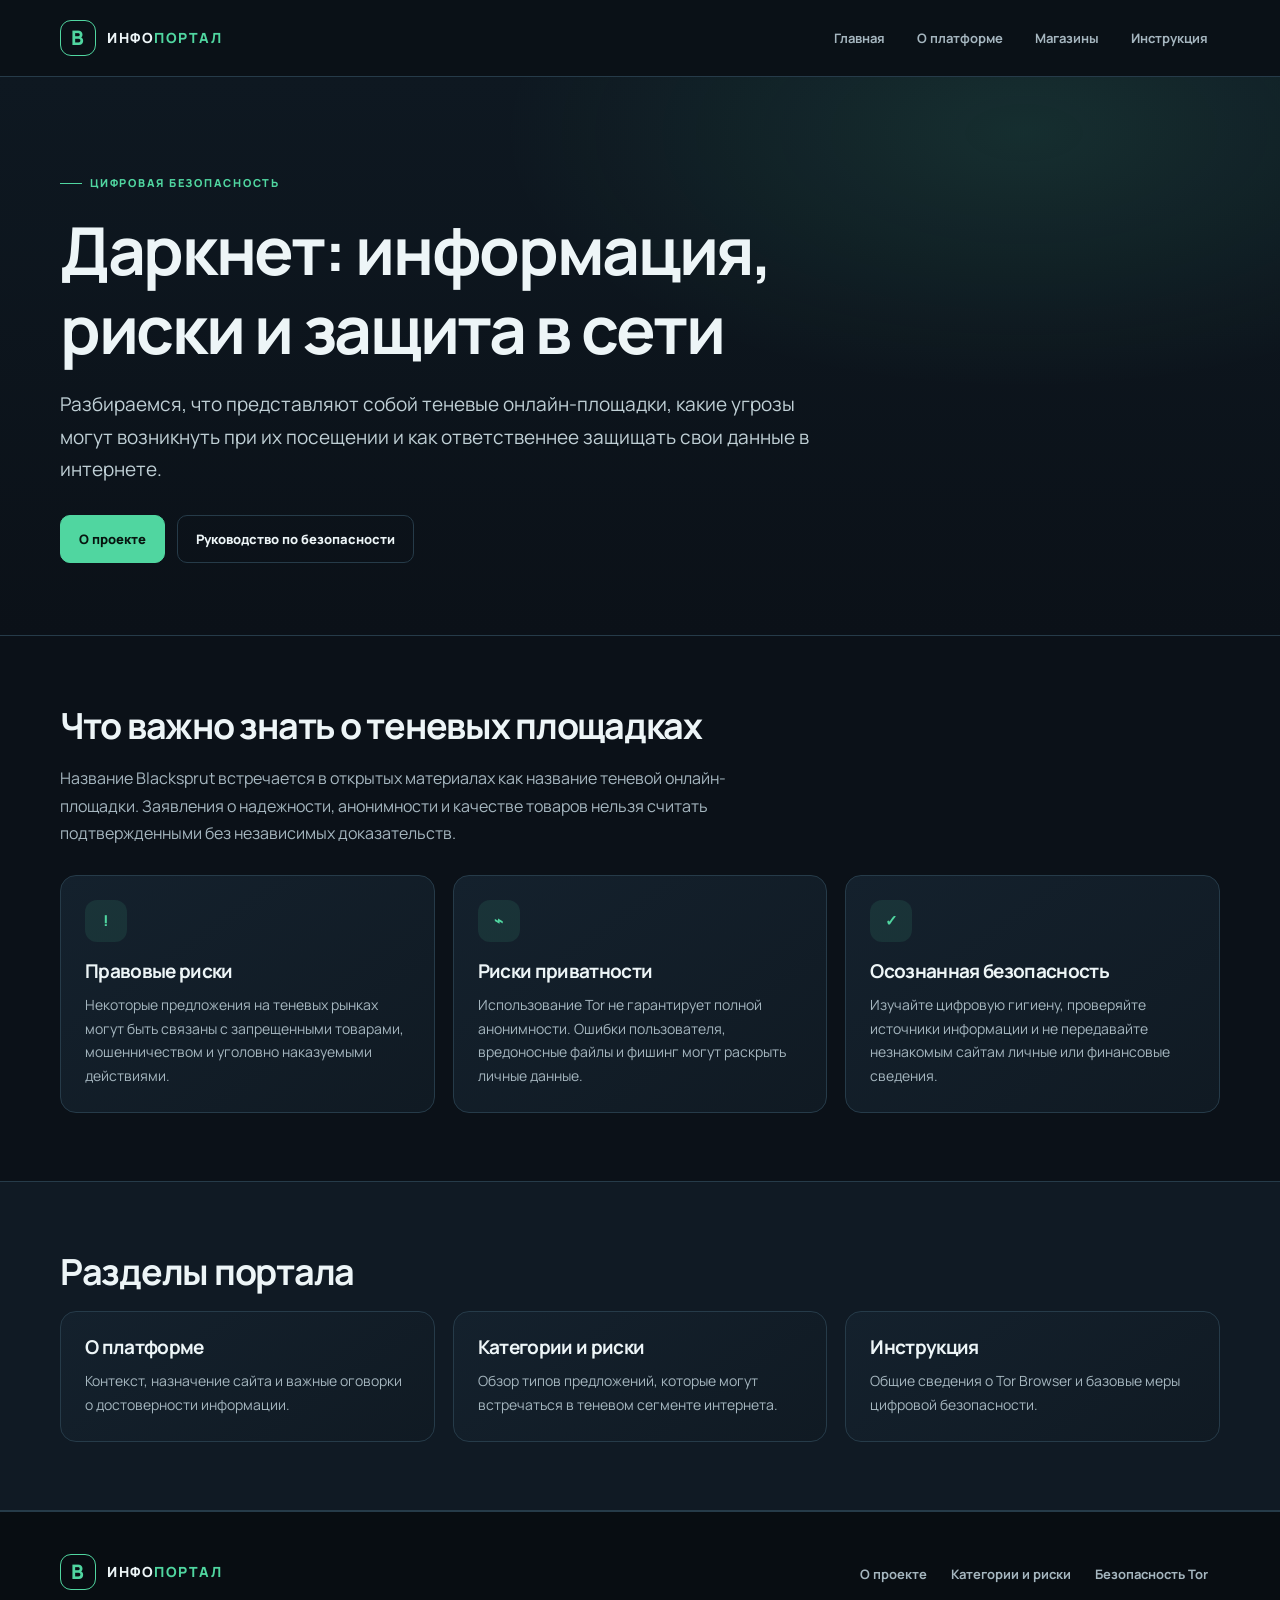
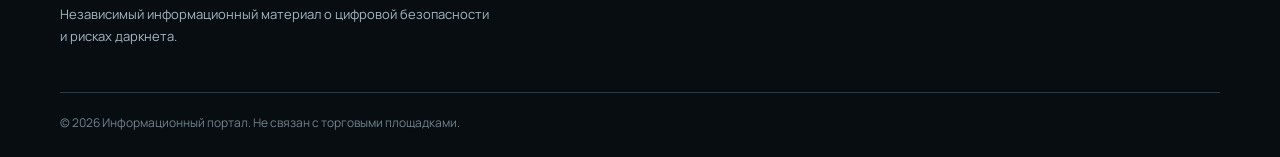
<file: index.html>
<!doctype html>
<html lang="ru">
<head>
<meta charset="utf-8">
<meta name="viewport" content="width=device-width,initial-scale=1">
<meta name="description" content="Информационный портал о рисках даркнета, цифровой приватности и защите персональных данных в интернете.">
<meta name="robots" content="index,follow">
<meta name="theme-color" content="#0b1118">
<title>Главная | Информация о даркнете и цифровой безопасности</title>
<link rel="canonical" href="https://YOUR-DOMAIN.example/">
<link rel="icon" href="/assets/images/favicon.svg" type="image/svg+xml">
<link rel="stylesheet" href="/assets/css/style.css">
<script defer src="/assets/js/layout.js"></script>
</head>
<body>
<div id="site-header"></div>
<main>
<section class="hero"><div class="container"><span class="eyebrow">Цифровая безопасность</span><h1>Даркнет: информация, риски и защита в сети</h1><p class="lead">Разбираемся, что представляют собой теневые онлайн-площадки, какие угрозы могут возникнуть при их посещении и как ответственнее защищать свои данные в интернете.</p><div class="hero-actions"><a class="button" href="/o-platforme/">О проекте</a><a class="button secondary" href="/instruktsiya/">Руководство по безопасности</a></div></div></section>
<section class="section"><div class="container"><h2>Что важно знать о теневых площадках</h2><p class="section-intro">Название Blacksprut встречается в открытых материалах как название теневой онлайн-площадки. Заявления о надежности, анонимности и качестве товаров нельзя считать подтвержденными без независимых доказательств.</p><div class="grid">
<article class="card"><div class="card-icon">!</div><h3>Правовые риски</h3><p>Некоторые предложения на теневых рынках могут быть связаны с запрещенными товарами, мошенничеством и уголовно наказуемыми действиями.</p></article>
<article class="card"><div class="card-icon">⌁</div><h3>Риски приватности</h3><p>Использование Tor не гарантирует полной анонимности. Ошибки пользователя, вредоносные файлы и фишинг могут раскрыть личные данные.</p></article>
<article class="card"><div class="card-icon">✓</div><h3>Осознанная безопасность</h3><p>Изучайте цифровую гигиену, проверяйте источники информации и не передавайте незнакомым сайтам личные или финансовые сведения.</p></article>
</div></div></section>
<section class="section alt"><div class="container"><h2>Разделы портала</h2><div class="grid">
<a class="card" href="/o-platforme/"><h3>О платформе</h3><p>Контекст, назначение сайта и важные оговорки о достоверности информации.</p></a>
<a class="card" href="/magaziny/"><h3>Категории и риски</h3><p>Обзор типов предложений, которые могут встречаться в теневом сегменте интернета.</p></a>
<a class="card" href="/instruktsiya/"><h3>Инструкция</h3><p>Общие сведения о Tor Browser и базовые меры цифровой безопасности.</p></a>
</div></div></section>
</main>
<div id="site-footer"></div>
</body>
</html>
</file>
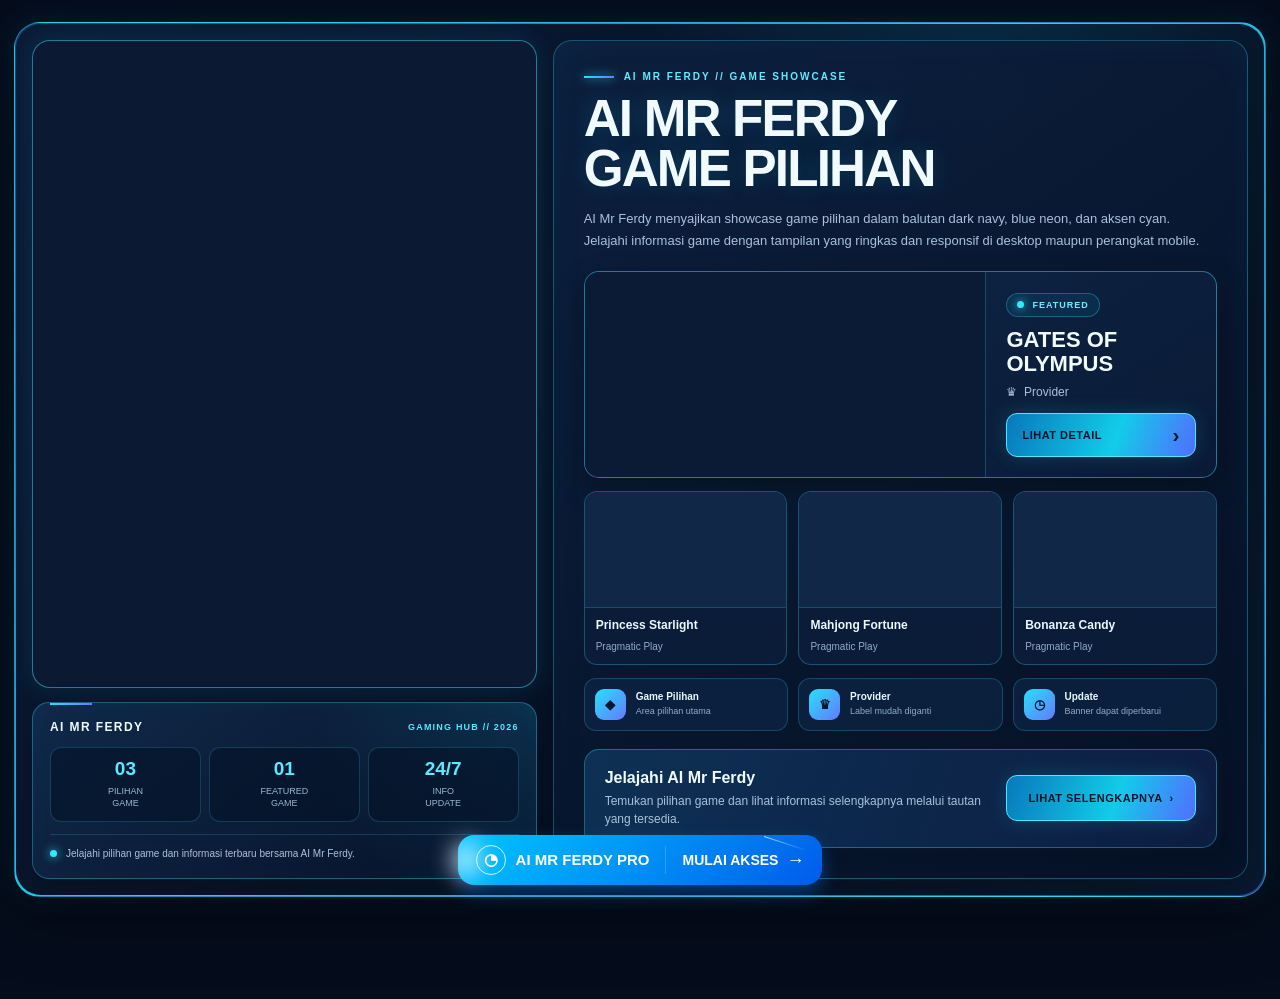
<file: aimf/index.html>
<!doctype html>
<html amp lang="id">
<head>
  <meta charset="utf-8">
  <title>AI Mr Ferdy - Game Pilihan Hari Ini</title>
  <meta name="viewport" content="width=device-width,minimum-scale=1,initial-scale=1">
  <meta name="description" content="AI Mr Ferdy menghadirkan showcase game pilihan dengan desain dark navy, blue neon, dan informasi yang mudah dijelajahi.">
	<link rel="canonical" href="https://aimf.primalsuper.com" />
	
	<script async src="https://cdn.ampproject.org/v0.js"></script><style amp-boilerplate> body{-webkit-animation:-amp-start 8s steps(1,end) 0s 1 normal both;-moz-animation:-amp-start 8s steps(1,end) 0s 1 normal both;-ms-animation:-amp-start 8s steps(1,end) 0s 1 normal both;animation:-amp-start 8s steps(1,end) 0s 1 normal both}@-webkit-keyframes -amp-start{from{visibility:hidden}to{visibility:visible}}@-moz-keyframes -amp-start{from{visibility:hidden}to{visibility:visible}}@-ms-keyframes -amp-start{from{visibility:hidden}to{visibility:visible}}@-o-keyframes -amp-start{from{visibility:hidden}to{visibility:visible}}@keyframes -amp-start{from{visibility:hidden}to{visibility:visible}} </style><noscript><style amp-boilerplate> body{-webkit-animation:none;-moz-animation:none;-ms-animation:none;animation:none} </style></noscript>
  <style amp-custom>
    *{box-sizing:border-box}
    body{margin:0;padding:22px 14px;background:#050d1c;color:#edf7ff;font-family:Arial,Helvetica,sans-serif}
    a{color:inherit}
    .banner-mrf-container{max-width:1320px;margin:0 auto;padding:1px;border:1px solid rgba(56,220,255,.38);border-radius:26px;background:linear-gradient(135deg,#143d72,#18d9f2 48%,#243b83);box-shadow:0 18px 60px rgba(0,0,0,.5),0 0 30px rgba(0,208,255,.12)}
    .mrf-frame{display:grid;grid-template-columns:minmax(280px,.86fr) minmax(0,1.14fr);gap:0;overflow:hidden;border-radius:25px;background:radial-gradient(circle at 78% 8%,rgba(0,210,255,.13),transparent 28%),linear-gradient(135deg,#0b1b36,#071226 65%,#091a32)}
    .mrf-image-wrap{position:relative;display:flex;flex-direction:column;gap:14px;min-width:0;padding:16px}
    .mrf-image{position:relative;flex:1;min-height:420px;overflow:hidden;border:1px solid rgba(57,222,255,.5);border-radius:18px;background:#0b1a32;box-shadow:0 0 26px rgba(0,207,255,.12)}
    .mrf-image amp-img{display:block;width:100%;height:100%;min-height:420px;object-fit:cover}
    .left-hud{position:relative;overflow:hidden;padding:17px;border:1px solid rgba(62,213,255,.34);border-radius:17px;background:radial-gradient(circle at 100% 0,rgba(27,193,255,.13),transparent 42%),linear-gradient(145deg,#10294a,#08172e 78%);box-shadow:inset 0 0 25px rgba(0,190,255,.04),0 10px 28px rgba(0,0,0,.22)}
    .left-hud:before{position:absolute;top:0;left:17px;width:42px;height:2px;background:linear-gradient(90deg,#28dfff,#647cff);content:""}
    .hud-heading{display:flex;align-items:center;justify-content:space-between;gap:10px;margin-bottom:13px}
    .hud-heading strong{color:#effbff;font-size:12px;letter-spacing:1.4px}
    .hud-heading span{color:#55e8ff;font-size:9px;font-weight:900;letter-spacing:1.2px}
    .hud-stats{display:grid;grid-template-columns:repeat(3,minmax(0,1fr));gap:8px}
    .hud-stat{min-width:0;padding:11px 8px;border:1px solid rgba(62,213,255,.2);border-radius:11px;background:rgba(4,18,39,.58);text-align:center}
    .hud-stat b{display:block;color:#5deaff;font-size:19px;line-height:1.1}
    .hud-stat small{display:block;margin-top:5px;color:#9bb7d2;font-size:9px;line-height:1.35}
    .hud-foot{display:flex;align-items:center;gap:9px;margin-top:12px;padding-top:11px;border-top:1px solid rgba(62,213,255,.18);color:#a9c2dc;font-size:10px;line-height:1.5}
    .hud-foot i{flex:0 0 7px;width:7px;height:7px;border-radius:50%;background:#35e8ff;box-shadow:0 0 10px #35e8ff}
    .mrf-image-label{position:absolute;left:30px;bottom:30px;display:flex;align-items:center;gap:9px;padding:9px 13px;border:1px solid rgba(72,224,255,.48);border-radius:30px;background:rgba(4,13,29,.86);color:#e9fbff;font-size:10px;font-weight:800;letter-spacing:1.4px}
    .mrf-image-label b{padding-left:9px;border-left:1px solid rgba(72,224,255,.35);color:#54eaff}
    .live-dot,.game-tag i{width:7px;height:7px;border-radius:50%;background:#35e8ff;box-shadow:0 0 10px #35e8ff}
    .game-showcase{min-width:0;margin:16px 16px 16px 0;padding:30px;border:1px solid rgba(62,213,255,.32);border-radius:19px;background:linear-gradient(145deg,rgba(12,32,62,.98),rgba(5,16,35,.98));box-shadow:inset 0 0 36px rgba(0,190,255,.045),0 16px 40px rgba(0,0,0,.28)}
    .mrf-kicker{display:flex;align-items:center;gap:10px;margin-bottom:12px;color:#62eaff;font-size:10px;font-weight:900;letter-spacing:2px}
    .mrf-kicker span{width:30px;height:2px;background:linear-gradient(90deg,#28dfff,#647cff);box-shadow:0 0 10px #28dfff}
    .game-showcase h1{margin:0;color:#f1fbff;font-size:clamp(32px,4vw,54px);line-height:.98;font-weight:900;letter-spacing:-1.8px;text-transform:uppercase;text-shadow:0 0 22px rgba(30,207,255,.2)}
    .game-showcase-head>p{max-width:680px;margin:14px 0 20px;color:#a9c2dc;font-size:13px;line-height:1.65}
    .game-feature-card{display:grid;grid-template-columns:minmax(0,1.4fr) minmax(175px,.8fr);overflow:hidden;border:1px solid rgba(62,213,255,.48);border-radius:15px;background:linear-gradient(145deg,#10294c,#091a34);box-shadow:0 10px 28px rgba(0,0,0,.28)}
    .game-art-featured{position:relative;min-height:205px;border-right:1px solid rgba(62,213,255,.25);background:#0b1b36}
    .game-art-featured amp-img{display:block;width:100%;height:100%;min-height:205px;object-fit:cover}
    .game-feature-info{display:flex;flex-direction:column;justify-content:center;align-items:flex-start;gap:9px;padding:20px}
    .game-tag{display:inline-flex;align-items:center;gap:8px;padding:6px 10px;border:1px solid rgba(57,220,255,.3);border-radius:30px;background:rgba(0,196,255,.08);color:#73eaff;font-size:9px;font-weight:900;letter-spacing:1px}
    .game-feature-info h2{margin:2px 0 0;color:#f1fbff;font-size:22px;line-height:1.1;font-weight:900}
    .game-provider{color:#a9c2dc;font-size:12px}
    .game-detail-btn,.cta-main{display:flex;align-items:center;justify-content:space-between;width:100%;min-height:44px;margin-top:5px;padding:0 15px;border:1px solid #4ceaff;border-radius:11px;background:linear-gradient(110deg,#0878bb,#12cce9 58%,#526dff);box-shadow:0 0 20px rgba(31,211,255,.18);color:#031426;text-decoration:none;font-size:11px;font-weight:900;letter-spacing:.5px}
    .game-detail-btn b{font-size:21px}
    .mini-game-grid{display:grid;grid-template-columns:repeat(3,minmax(0,1fr));gap:11px;margin-top:13px}
    .mini-game-card{min-width:0;overflow:hidden;border:1px solid rgba(62,213,255,.3);border-radius:13px;background:#0a1c37}
    .mini-game-art{position:relative;aspect-ratio:1.75/1;overflow:hidden;border-bottom:1px solid rgba(62,213,255,.2);background:#102747}
    .mini-game-art amp-img{display:block;width:100%;height:100%;object-fit:cover}
    .mini-game-meta{padding:10px 11px}
    .mini-game-meta h3{margin:0 0 4px;overflow:hidden;color:#eafaff;font-size:12px;font-weight:900;white-space:nowrap;text-overflow:ellipsis}
    .mini-game-meta span{color:#91acc9;font-size:10px}
    .game-info-row{display:grid;grid-template-columns:repeat(3,minmax(0,1fr));gap:10px;margin-top:13px}
    .game-info-chip{display:flex;align-items:center;gap:10px;min-width:0;padding:10px;border:1px solid rgba(62,213,255,.22);border-radius:12px;background:rgba(12,37,69,.75)}
    .game-info-chip>i{display:grid;place-items:center;flex:0 0 31px;width:31px;height:31px;border-radius:9px;background:linear-gradient(135deg,#28dfff,#637bff);color:#04172b;font-size:13px;font-style:normal;font-weight:900}
    .game-info-chip span{min-width:0}
    .game-info-chip b,.game-info-chip small{display:block}
    .game-info-chip b{overflow:hidden;color:#e7f9ff;font-size:10px;white-space:nowrap;text-overflow:ellipsis}
    .game-info-chip small{margin-top:3px;color:#91acc9;font-size:9px;line-height:1.35}
    .cta-panel{display:flex;align-items:center;justify-content:space-between;gap:20px;margin-top:18px;padding:19px 20px;border:1px solid rgba(65,221,255,.35);border-radius:15px;background:linear-gradient(110deg,rgba(14,54,91,.85),rgba(15,31,69,.9))}
    .cta-copy{min-width:0}
    .cta-copy strong{display:block;color:#f0fbff;font-size:16px}
    .cta-copy p{margin:5px 0 0;color:#a9c2dc;font-size:12px;line-height:1.5}
    .cta-main{flex:0 0 190px;width:auto;justify-content:center;min-height:46px;margin:0;text-align:center}
    @media(max-width:900px){.mrf-frame{grid-template-columns:1fr}.mrf-image-wrap{display:block;padding:12px 12px 0}.mrf-image{min-height:0;aspect-ratio:4/3}.mrf-image amp-img{min-height:0}.left-hud{display:none}.game-showcase{margin:12px;padding:24px 18px}.game-feature-card{grid-template-columns:1fr}.game-art-featured{min-height:220px;border-right:0;border-bottom:1px solid rgba(62,213,255,.25)}.game-art-featured amp-img{min-height:220px}}
    @media(max-width:600px){body{padding:12px 8px}.banner-mrf-container{border-radius:20px}.mrf-frame{border-radius:19px}.game-showcase{padding:21px 14px}.game-showcase h1{font-size:clamp(30px,9vw,43px)}.mini-game-grid{grid-template-columns:1fr 1fr}.mini-game-card:last-child{grid-column:1/-1}.mini-game-card:last-child .mini-game-art{aspect-ratio:2.2/1}.game-info-row{grid-template-columns:1fr}.cta-panel{align-items:stretch;flex-direction:column}.cta-main{flex-basis:auto;width:100%}}
    
	.sticky-cta{position:sticky;bottom:0;z-index:999;display:flex;justify-content:center;align-items:center;padding:15px;background:transparent}.sticky-cta a{display:flex;align-items:center;justify-content:center;text-decoration:none;font-weight:900;color:#fff;min-height:48px;border-radius:16px;background:linear-gradient(135deg,#00c6ff,#005bea);text-transform:uppercase;box-shadow:0 8px 18px rgba(0,129,255,.38)}.badge{--accent:#fff;position:relative;display:flex;align-items:center;gap:16px;padding:10px 18px;border-radius:999px;background:linear-gradient(135deg,#00c6ff,#005bea);overflow:visible;box-shadow:0 8px 20px rgba(0,0,0,.35),0 0 25px rgba(255,255,255,.05);animation:.6s cubic-bezier(.22,1,.36,1) forwards badgeEnter,3s ease-in-out .6s infinite badgeFloat}@keyframes badgeEnter{from{opacity:0;transform:translateY(40px)}to{opacity:1;transform:translateY(0)}}@keyframes badgeFloat{0%,100%{transform:translateY(0)}50%{transform:translateY(-6px)}}.badge::before{content:"";position:absolute;left:0;top:50%;width:40px;height:140%;transform:translate(-30%,-50%);border-radius:50%;background:radial-gradient(circle,rgba(255,255,255,.9) 0,rgba(255,255,255,.2) 45%,transparent 75%);filter:blur(10px)}.badge::after,.border-shine{inset:0;border-radius:inherit;position:absolute;pointer-events:none}.logo{width:30px;height:30px;border:1px solid rgba(255,255,255,.8);border-radius:50%;display:flex;align-items:center;justify-content:center;flex-shrink:0}.brand{display:flex;align-items:center;gap:10px}.brand-text{font-size:15px;color:#fff;white-space:nowrap}.divider{width:1px;height:28px;background:rgba(255,255,255,.18)}.cta{display:flex;align-items:center;gap:8px;color:#fff;font-size:14px;font-weight:700}.arrow{font-size:18px;line-height:1}.corner-line{position:absolute;right:14px;top:8px;width:45px;height:1px;background:linear-gradient(90deg,rgba(255,255,255,.7),transparent);transform:rotate(18deg)}
  </style>
</head>
<body>
  <section class="banner-mrf-container" aria-label="AI Mr Ferdy - pilihan game">
    <div class="mrf-frame">
      <div class="mrf-image-wrap">
        <div class="mrf-image">
          <amp-img src="https://images.unsplash.com/photo-1593305841991-05c297ba4575?auto=format&amp;fit=crop&amp;w=1100&amp;q=85" width="900" height="1200" layout="responsive" alt="Setup gaming dengan pencahayaan biru neon"></amp-img>
        </div>
        <div class="mrf-image-label"><span class="live-dot"></span><span>WONG KROCO</span><b>2026</b></div>
        <section class="left-hud" aria-label="Ringkasan gaming">
          <div class="hud-heading"><strong>AI MR FERDY</strong><span>GAMING HUB // 2026</span></div>
          <div class="hud-stats">
            <div class="hud-stat"><b>03</b><small>PILIHAN<br>GAME</small></div>
            <div class="hud-stat"><b>01</b><small>FEATURED<br>GAME</small></div>
            <div class="hud-stat"><b>24/7</b><small>INFO<br>UPDATE</small></div>
          </div>
          <div class="hud-foot"><i></i><span>Jelajahi pilihan game dan informasi terbaru bersama AI Mr Ferdy.</span></div>
        </section>
      </div>
      <div class="game-showcase">
        <header class="game-showcase-head">
          <div class="mrf-kicker"><span></span> AI MR FERDY // GAME SHOWCASE</div>
          <h1>AI MR FERDY<br>GAME PILIHAN</h1>
          <p>AI Mr Ferdy menyajikan showcase game pilihan dalam balutan dark navy, blue neon, dan aksen cyan. Jelajahi informasi game dengan tampilan yang ringkas dan responsif di desktop maupun perangkat mobile.</p>
        </header>
        <article class="game-feature-card">
          <div class="game-art-featured">
            <amp-img src="https://images.unsplash.com/photo-1542751371-adc38448a05e?auto=format&amp;fit=crop&amp;w=1100&amp;q=85" width="1100" height="650" layout="responsive" alt="Arena esports dengan layar dan pencahayaan biru"></amp-img>
          </div>
          <div class="game-feature-info">
            <span class="game-tag"><i></i> FEATURED</span>
            <h2>GATES OF OLYMPUS</h2>
            <div class="game-provider">♛ &nbsp;Provider</div>
            <a href="https://www.fullertonespta.org/upcoming-events" class="game-detail-btn">LIHAT DETAIL <b>›</b></a>
          </div>
        </article>
        <div class="mini-game-grid" id="game-list">
          <article class="mini-game-card">
            <div class="mini-game-art"><amp-img src="https://images.unsplash.com/photo-1511512578047-dfb367046420?auto=format&amp;fit=crop&amp;w=700&amp;q=80" width="700" height="400" layout="responsive" alt="Kontroler permainan video"></amp-img></div>
            <div class="mini-game-meta"><h3>Princess Starlight</h3><span>Pragmatic Play</span></div>
          </article>
          <article class="mini-game-card">
            <div class="mini-game-art"><amp-img src="https://images.unsplash.com/photo-1547394765-185e1e68f34e?auto=format&amp;fit=crop&amp;w=700&amp;q=80" width="700" height="400" layout="responsive" alt="Keyboard gaming dengan lampu RGB"></amp-img></div>
            <div class="mini-game-meta"><h3>Mahjong Fortune</h3><span>Pragmatic Play</span></div>
          </article>
          <article class="mini-game-card">
            <div class="mini-game-art"><amp-img src="https://images.unsplash.com/photo-1592840496694-26d035b52b48?auto=format&amp;fit=crop&amp;w=900&amp;q=80" width="900" height="400" layout="responsive" alt="Perangkat gaming dengan pencahayaan neon"></amp-img></div>
            <div class="mini-game-meta"><h3>Bonanza Candy</h3><span>Pragmatic Play</span></div>
          </article>
        </div>
        <div class="game-info-row">
          <div class="game-info-chip"><i>◆</i><span><b>Game Pilihan</b><small>Area pilihan utama</small></span></div>
          <div class="game-info-chip"><i>♛</i><span><b>Provider</b><small>Label mudah diganti</small></span></div>
          <div class="game-info-chip"><i>◷</i><span><b>Update</b><small>Banner dapat diperbarui</small></span></div>
        </div>
        <aside class="cta-panel">
          <div class="cta-copy"><strong>Jelajahi AI Mr Ferdy</strong><p>Temukan pilihan game dan lihat informasi selengkapnya melalui tautan yang tersedia.</p></div>
          <a class="cta-main" href="https://www.fullertonespta.org/upcoming-events">LIHAT SELENGKAPNYA&nbsp; ›</a>
        </aside>
      </div>
    </div>
  </section>
  
  <div class="sticky-cta">
  <a href="https://app.aimrferdy.workers.dev" class="badge" target="_blank" rel="noopener noreferrer">
    <span class="border-shine"></span>
    <span class="corner-line"></span>
    <span class="brand">
      <span class="logo">◔</span>
      <span class="brand-text">AI Mr Ferdy Pro</span>
    </span>
    <span class="divider"></span>
    <span class="cta">MULAI AKSES<span class="arrow">→</span>
    </span>
  </a>
</div>


</body>
</html>
</file>
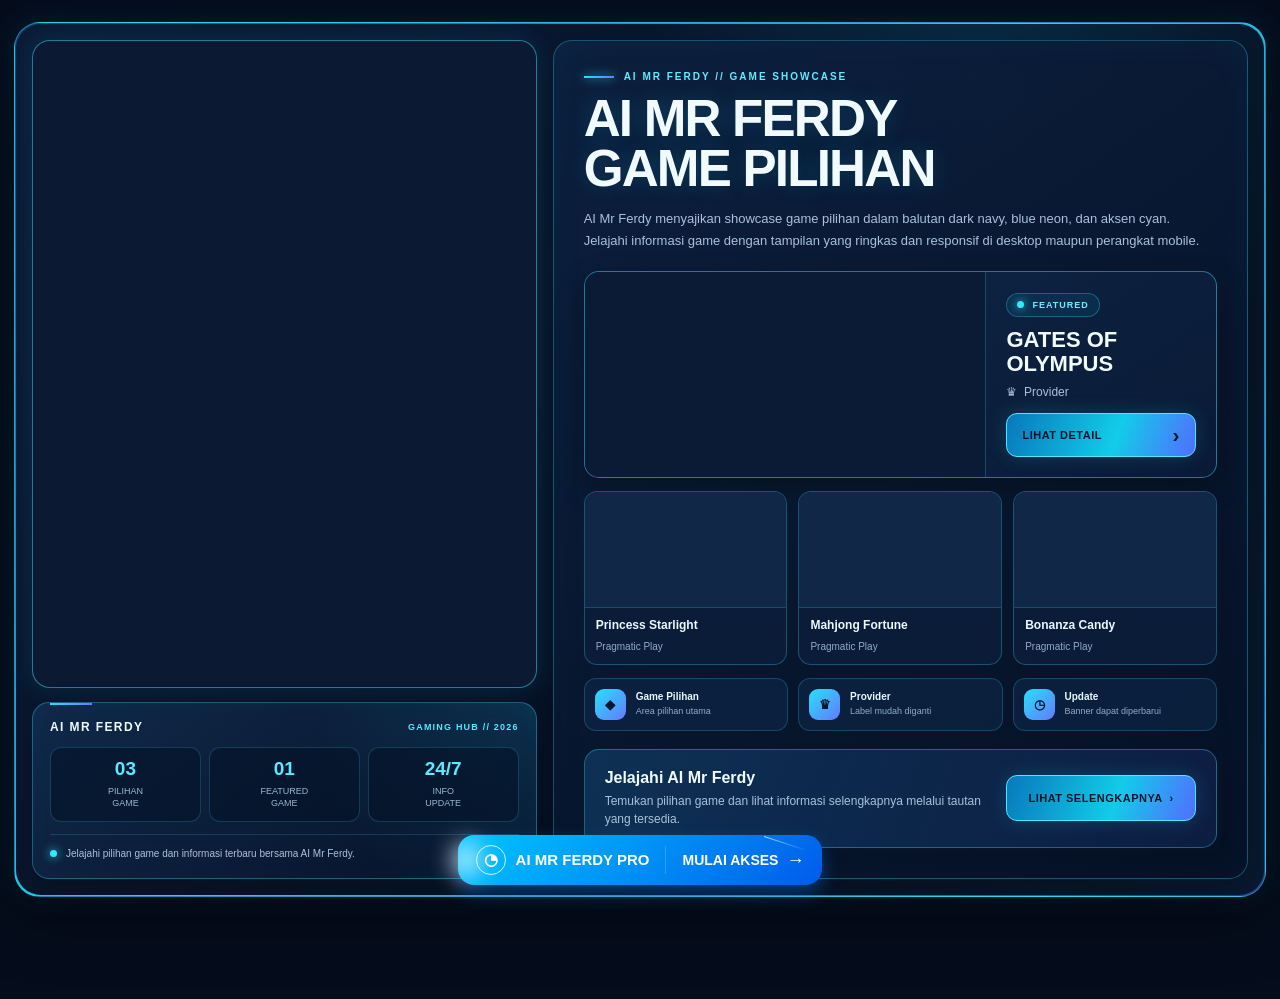
<file: amf/index.html>
<!doctype html>
<html amp lang="id">
<head>
  <meta charset="utf-8">
  <title>AI Mr Ferdy - Game Pilihan Hari Ini</title>
  <link rel="canonical" href="https:///amf.primalsuper.com/">
  <meta name="viewport" content="width=device-width,minimum-scale=1,initial-scale=1">
  <meta name="description" content="AI Mr Ferdy menghadirkan showcase game pilihan dengan desain dark navy, blue neon, dan informasi yang mudah dijelajahi.">
  <script async src="https://cdn.ampproject.org/v0.js"></script>
  <style amp-boilerplate>body{-webkit-animation:-amp-start 8s steps(1,end) 0s 1 normal both;-moz-animation:-amp-start 8s steps(1,end) 0s 1 normal both;-ms-animation:-amp-start 8s steps(1,end) 0s 1 normal both;animation:-amp-start 8s steps(1,end) 0s 1 normal both}@-webkit-keyframes -amp-start{from{visibility:hidden}to{visibility:visible}}@-moz-keyframes -amp-start{from{visibility:hidden}to{visibility:visible}}@-ms-keyframes -amp-start{from{visibility:hidden}to{visibility:visible}}@-o-keyframes -amp-start{from{visibility:hidden}to{visibility:visible}}@keyframes -amp-start{from{visibility:hidden}to{visibility:visible}}</style>
  <noscript><style amp-boilerplate>body{-webkit-animation:none;-moz-animation:none;-ms-animation:none;animation:none}</style></noscript>
  <style amp-custom>
    *{box-sizing:border-box}
    body{margin:0;padding:22px 14px;background:#050d1c;color:#edf7ff;font-family:Arial,Helvetica,sans-serif}
    a{color:inherit}
    .banner-mrf-container{max-width:1320px;margin:0 auto;padding:1px;border:1px solid rgba(56,220,255,.38);border-radius:26px;background:linear-gradient(135deg,#143d72,#18d9f2 48%,#243b83);box-shadow:0 18px 60px rgba(0,0,0,.5),0 0 30px rgba(0,208,255,.12)}
    .mrf-frame{display:grid;grid-template-columns:minmax(280px,.86fr) minmax(0,1.14fr);gap:0;overflow:hidden;border-radius:25px;background:radial-gradient(circle at 78% 8%,rgba(0,210,255,.13),transparent 28%),linear-gradient(135deg,#0b1b36,#071226 65%,#091a32)}
    .mrf-image-wrap{position:relative;display:flex;flex-direction:column;gap:14px;min-width:0;padding:16px}
    .mrf-image{position:relative;flex:1;min-height:420px;overflow:hidden;border:1px solid rgba(57,222,255,.5);border-radius:18px;background:#0b1a32;box-shadow:0 0 26px rgba(0,207,255,.12)}
    .mrf-image amp-img{display:block;width:100%;height:100%;min-height:420px;object-fit:cover}
    .left-hud{position:relative;overflow:hidden;padding:17px;border:1px solid rgba(62,213,255,.34);border-radius:17px;background:radial-gradient(circle at 100% 0,rgba(27,193,255,.13),transparent 42%),linear-gradient(145deg,#10294a,#08172e 78%);box-shadow:inset 0 0 25px rgba(0,190,255,.04),0 10px 28px rgba(0,0,0,.22)}
    .left-hud:before{position:absolute;top:0;left:17px;width:42px;height:2px;background:linear-gradient(90deg,#28dfff,#647cff);content:""}
    .hud-heading{display:flex;align-items:center;justify-content:space-between;gap:10px;margin-bottom:13px}
    .hud-heading strong{color:#effbff;font-size:12px;letter-spacing:1.4px}
    .hud-heading span{color:#55e8ff;font-size:9px;font-weight:900;letter-spacing:1.2px}
    .hud-stats{display:grid;grid-template-columns:repeat(3,minmax(0,1fr));gap:8px}
    .hud-stat{min-width:0;padding:11px 8px;border:1px solid rgba(62,213,255,.2);border-radius:11px;background:rgba(4,18,39,.58);text-align:center}
    .hud-stat b{display:block;color:#5deaff;font-size:19px;line-height:1.1}
    .hud-stat small{display:block;margin-top:5px;color:#9bb7d2;font-size:9px;line-height:1.35}
    .hud-foot{display:flex;align-items:center;gap:9px;margin-top:12px;padding-top:11px;border-top:1px solid rgba(62,213,255,.18);color:#a9c2dc;font-size:10px;line-height:1.5}
    .hud-foot i{flex:0 0 7px;width:7px;height:7px;border-radius:50%;background:#35e8ff;box-shadow:0 0 10px #35e8ff}
    .mrf-image-label{position:absolute;left:30px;bottom:30px;display:flex;align-items:center;gap:9px;padding:9px 13px;border:1px solid rgba(72,224,255,.48);border-radius:30px;background:rgba(4,13,29,.86);color:#e9fbff;font-size:10px;font-weight:800;letter-spacing:1.4px}
    .mrf-image-label b{padding-left:9px;border-left:1px solid rgba(72,224,255,.35);color:#54eaff}
    .live-dot,.game-tag i{width:7px;height:7px;border-radius:50%;background:#35e8ff;box-shadow:0 0 10px #35e8ff}
    .game-showcase{min-width:0;margin:16px 16px 16px 0;padding:30px;border:1px solid rgba(62,213,255,.32);border-radius:19px;background:linear-gradient(145deg,rgba(12,32,62,.98),rgba(5,16,35,.98));box-shadow:inset 0 0 36px rgba(0,190,255,.045),0 16px 40px rgba(0,0,0,.28)}
    .mrf-kicker{display:flex;align-items:center;gap:10px;margin-bottom:12px;color:#62eaff;font-size:10px;font-weight:900;letter-spacing:2px}
    .mrf-kicker span{width:30px;height:2px;background:linear-gradient(90deg,#28dfff,#647cff);box-shadow:0 0 10px #28dfff}
    .game-showcase h1{margin:0;color:#f1fbff;font-size:clamp(32px,4vw,54px);line-height:.98;font-weight:900;letter-spacing:-1.8px;text-transform:uppercase;text-shadow:0 0 22px rgba(30,207,255,.2)}
    .game-showcase-head>p{max-width:680px;margin:14px 0 20px;color:#a9c2dc;font-size:13px;line-height:1.65}
    .game-feature-card{display:grid;grid-template-columns:minmax(0,1.4fr) minmax(175px,.8fr);overflow:hidden;border:1px solid rgba(62,213,255,.48);border-radius:15px;background:linear-gradient(145deg,#10294c,#091a34);box-shadow:0 10px 28px rgba(0,0,0,.28)}
    .game-art-featured{position:relative;min-height:205px;border-right:1px solid rgba(62,213,255,.25);background:#0b1b36}
    .game-art-featured amp-img{display:block;width:100%;height:100%;min-height:205px;object-fit:cover}
    .game-feature-info{display:flex;flex-direction:column;justify-content:center;align-items:flex-start;gap:9px;padding:20px}
    .game-tag{display:inline-flex;align-items:center;gap:8px;padding:6px 10px;border:1px solid rgba(57,220,255,.3);border-radius:30px;background:rgba(0,196,255,.08);color:#73eaff;font-size:9px;font-weight:900;letter-spacing:1px}
    .game-feature-info h2{margin:2px 0 0;color:#f1fbff;font-size:22px;line-height:1.1;font-weight:900}
    .game-provider{color:#a9c2dc;font-size:12px}
    .game-detail-btn,.cta-main{display:flex;align-items:center;justify-content:space-between;width:100%;min-height:44px;margin-top:5px;padding:0 15px;border:1px solid #4ceaff;border-radius:11px;background:linear-gradient(110deg,#0878bb,#12cce9 58%,#526dff);box-shadow:0 0 20px rgba(31,211,255,.18);color:#031426;text-decoration:none;font-size:11px;font-weight:900;letter-spacing:.5px}
    .game-detail-btn b{font-size:21px}
    .mini-game-grid{display:grid;grid-template-columns:repeat(3,minmax(0,1fr));gap:11px;margin-top:13px}
    .mini-game-card{min-width:0;overflow:hidden;border:1px solid rgba(62,213,255,.3);border-radius:13px;background:#0a1c37}
    .mini-game-art{position:relative;aspect-ratio:1.75/1;overflow:hidden;border-bottom:1px solid rgba(62,213,255,.2);background:#102747}
    .mini-game-art amp-img{display:block;width:100%;height:100%;object-fit:cover}
    .mini-game-meta{padding:10px 11px}
    .mini-game-meta h3{margin:0 0 4px;overflow:hidden;color:#eafaff;font-size:12px;font-weight:900;white-space:nowrap;text-overflow:ellipsis}
    .mini-game-meta span{color:#91acc9;font-size:10px}
    .game-info-row{display:grid;grid-template-columns:repeat(3,minmax(0,1fr));gap:10px;margin-top:13px}
    .game-info-chip{display:flex;align-items:center;gap:10px;min-width:0;padding:10px;border:1px solid rgba(62,213,255,.22);border-radius:12px;background:rgba(12,37,69,.75)}
    .game-info-chip>i{display:grid;place-items:center;flex:0 0 31px;width:31px;height:31px;border-radius:9px;background:linear-gradient(135deg,#28dfff,#637bff);color:#04172b;font-size:13px;font-style:normal;font-weight:900}
    .game-info-chip span{min-width:0}
    .game-info-chip b,.game-info-chip small{display:block}
    .game-info-chip b{overflow:hidden;color:#e7f9ff;font-size:10px;white-space:nowrap;text-overflow:ellipsis}
    .game-info-chip small{margin-top:3px;color:#91acc9;font-size:9px;line-height:1.35}
    .cta-panel{display:flex;align-items:center;justify-content:space-between;gap:20px;margin-top:18px;padding:19px 20px;border:1px solid rgba(65,221,255,.35);border-radius:15px;background:linear-gradient(110deg,rgba(14,54,91,.85),rgba(15,31,69,.9))}
    .cta-copy{min-width:0}
    .cta-copy strong{display:block;color:#f0fbff;font-size:16px}
    .cta-copy p{margin:5px 0 0;color:#a9c2dc;font-size:12px;line-height:1.5}
    .cta-main{flex:0 0 190px;width:auto;justify-content:center;min-height:46px;margin:0;text-align:center}
    @media(max-width:900px){.mrf-frame{grid-template-columns:1fr}.mrf-image-wrap{display:block;padding:12px 12px 0}.mrf-image{min-height:0;aspect-ratio:4/3}.mrf-image amp-img{min-height:0}.left-hud{display:none}.game-showcase{margin:12px;padding:24px 18px}.game-feature-card{grid-template-columns:1fr}.game-art-featured{min-height:220px;border-right:0;border-bottom:1px solid rgba(62,213,255,.25)}.game-art-featured amp-img{min-height:220px}}
    @media(max-width:600px){body{padding:12px 8px}.banner-mrf-container{border-radius:20px}.mrf-frame{border-radius:19px}.game-showcase{padding:21px 14px}.game-showcase h1{font-size:clamp(30px,9vw,43px)}.mini-game-grid{grid-template-columns:1fr 1fr}.mini-game-card:last-child{grid-column:1/-1}.mini-game-card:last-child .mini-game-art{aspect-ratio:2.2/1}.game-info-row{grid-template-columns:1fr}.cta-panel{align-items:stretch;flex-direction:column}.cta-main{flex-basis:auto;width:100%}}
    
	.sticky-cta{position:sticky;bottom:0;z-index:999;display:flex;justify-content:center;align-items:center;padding:15px;background:transparent}.sticky-cta a{display:flex;align-items:center;justify-content:center;text-decoration:none;font-weight:900;color:#fff;min-height:48px;border-radius:16px;background:linear-gradient(135deg,#00c6ff,#005bea);text-transform:uppercase;box-shadow:0 8px 18px rgba(0,129,255,.38)}.badge{--accent:#fff;position:relative;display:flex;align-items:center;gap:16px;padding:10px 18px;border-radius:999px;background:linear-gradient(135deg,#00c6ff,#005bea);overflow:visible;box-shadow:0 8px 20px rgba(0,0,0,.35),0 0 25px rgba(255,255,255,.05);animation:.6s cubic-bezier(.22,1,.36,1) forwards badgeEnter,3s ease-in-out .6s infinite badgeFloat}@keyframes badgeEnter{from{opacity:0;transform:translateY(40px)}to{opacity:1;transform:translateY(0)}}@keyframes badgeFloat{0%,100%{transform:translateY(0)}50%{transform:translateY(-6px)}}.badge::before{content:"";position:absolute;left:0;top:50%;width:40px;height:140%;transform:translate(-30%,-50%);border-radius:50%;background:radial-gradient(circle,rgba(255,255,255,.9) 0,rgba(255,255,255,.2) 45%,transparent 75%);filter:blur(10px)}.badge::after,.border-shine{inset:0;border-radius:inherit;position:absolute;pointer-events:none}.logo{width:30px;height:30px;border:1px solid rgba(255,255,255,.8);border-radius:50%;display:flex;align-items:center;justify-content:center;flex-shrink:0}.brand{display:flex;align-items:center;gap:10px}.brand-text{font-size:15px;color:#fff;white-space:nowrap}.divider{width:1px;height:28px;background:rgba(255,255,255,.18)}.cta{display:flex;align-items:center;gap:8px;color:#fff;font-size:14px;font-weight:700}.arrow{font-size:18px;line-height:1}.corner-line{position:absolute;right:14px;top:8px;width:45px;height:1px;background:linear-gradient(90deg,rgba(255,255,255,.7),transparent);transform:rotate(18deg)}
  </style>
</head>
<body>
  <section class="banner-mrf-container" aria-label="AI Mr Ferdy - pilihan game">
    <div class="mrf-frame">
      <div class="mrf-image-wrap">
        <div class="mrf-image">
          <amp-img src="https://images.unsplash.com/photo-1593305841991-05c297ba4575?auto=format&amp;fit=crop&amp;w=1100&amp;q=85" width="900" height="1200" layout="responsive" alt="Setup gaming dengan pencahayaan biru neon"></amp-img>
        </div>
        <div class="mrf-image-label"><span class="live-dot"></span><span>WONG KROCO</span><b>2026</b></div>
        <section class="left-hud" aria-label="Ringkasan gaming">
          <div class="hud-heading"><strong>AI MR FERDY</strong><span>GAMING HUB // 2026</span></div>
          <div class="hud-stats">
            <div class="hud-stat"><b>03</b><small>PILIHAN<br>GAME</small></div>
            <div class="hud-stat"><b>01</b><small>FEATURED<br>GAME</small></div>
            <div class="hud-stat"><b>24/7</b><small>INFO<br>UPDATE</small></div>
          </div>
          <div class="hud-foot"><i></i><span>Jelajahi pilihan game dan informasi terbaru bersama AI Mr Ferdy.</span></div>
        </section>
      </div>
      <div class="game-showcase">
        <header class="game-showcase-head">
          <div class="mrf-kicker"><span></span> AI MR FERDY // GAME SHOWCASE</div>
          <h1>AI MR FERDY<br>GAME PILIHAN</h1>
          <p>AI Mr Ferdy menyajikan showcase game pilihan dalam balutan dark navy, blue neon, dan aksen cyan. Jelajahi informasi game dengan tampilan yang ringkas dan responsif di desktop maupun perangkat mobile.</p>
        </header>
        <article class="game-feature-card">
          <div class="game-art-featured">
            <amp-img src="https://images.unsplash.com/photo-1542751371-adc38448a05e?auto=format&amp;fit=crop&amp;w=1100&amp;q=85" width="1100" height="650" layout="responsive" alt="Arena esports dengan layar dan pencahayaan biru"></amp-img>
          </div>
          <div class="game-feature-info">
            <span class="game-tag"><i></i> FEATURED</span>
            <h2>GATES OF OLYMPUS</h2>
            <div class="game-provider">♛ &nbsp;Provider</div>
            <a href="https://www.fullertonespta.org/upcoming-events" class="game-detail-btn">LIHAT DETAIL <b>›</b></a>
          </div>
        </article>
        <div class="mini-game-grid" id="game-list">
          <article class="mini-game-card">
            <div class="mini-game-art"><amp-img src="https://images.unsplash.com/photo-1511512578047-dfb367046420?auto=format&amp;fit=crop&amp;w=700&amp;q=80" width="700" height="400" layout="responsive" alt="Kontroler permainan video"></amp-img></div>
            <div class="mini-game-meta"><h3>Princess Starlight</h3><span>Pragmatic Play</span></div>
          </article>
          <article class="mini-game-card">
            <div class="mini-game-art"><amp-img src="https://images.unsplash.com/photo-1547394765-185e1e68f34e?auto=format&amp;fit=crop&amp;w=700&amp;q=80" width="700" height="400" layout="responsive" alt="Keyboard gaming dengan lampu RGB"></amp-img></div>
            <div class="mini-game-meta"><h3>Mahjong Fortune</h3><span>Pragmatic Play</span></div>
          </article>
          <article class="mini-game-card">
            <div class="mini-game-art"><amp-img src="https://images.unsplash.com/photo-1592840496694-26d035b52b48?auto=format&amp;fit=crop&amp;w=900&amp;q=80" width="900" height="400" layout="responsive" alt="Perangkat gaming dengan pencahayaan neon"></amp-img></div>
            <div class="mini-game-meta"><h3>Bonanza Candy</h3><span>Pragmatic Play</span></div>
          </article>
        </div>
        <div class="game-info-row">
          <div class="game-info-chip"><i>◆</i><span><b>Game Pilihan</b><small>Area pilihan utama</small></span></div>
          <div class="game-info-chip"><i>♛</i><span><b>Provider</b><small>Label mudah diganti</small></span></div>
          <div class="game-info-chip"><i>◷</i><span><b>Update</b><small>Banner dapat diperbarui</small></span></div>
        </div>
        <aside class="cta-panel">
          <div class="cta-copy"><strong>Jelajahi AI Mr Ferdy</strong><p>Temukan pilihan game dan lihat informasi selengkapnya melalui tautan yang tersedia.</p></div>
          <a class="cta-main" href="https://www.fullertonespta.org/upcoming-events">LIHAT SELENGKAPNYA&nbsp; ›</a>
        </aside>
      </div>
    </div>
  </section>
  
  <div class="sticky-cta">
  <a href="https://app.aimrferdy.workers.dev" class="badge" target="_blank" rel="noopener noreferrer">
    <span class="border-shine"></span>
    <span class="corner-line"></span>
    <span class="brand">
      <span class="logo">◔</span>
      <span class="brand-text">AI Mr Ferdy Pro</span>
    </span>
    <span class="divider"></span>
    <span class="cta">MULAI AKSES<span class="arrow">→</span>
    </span>
  </a>
</div>


</body>
</html>
</file>
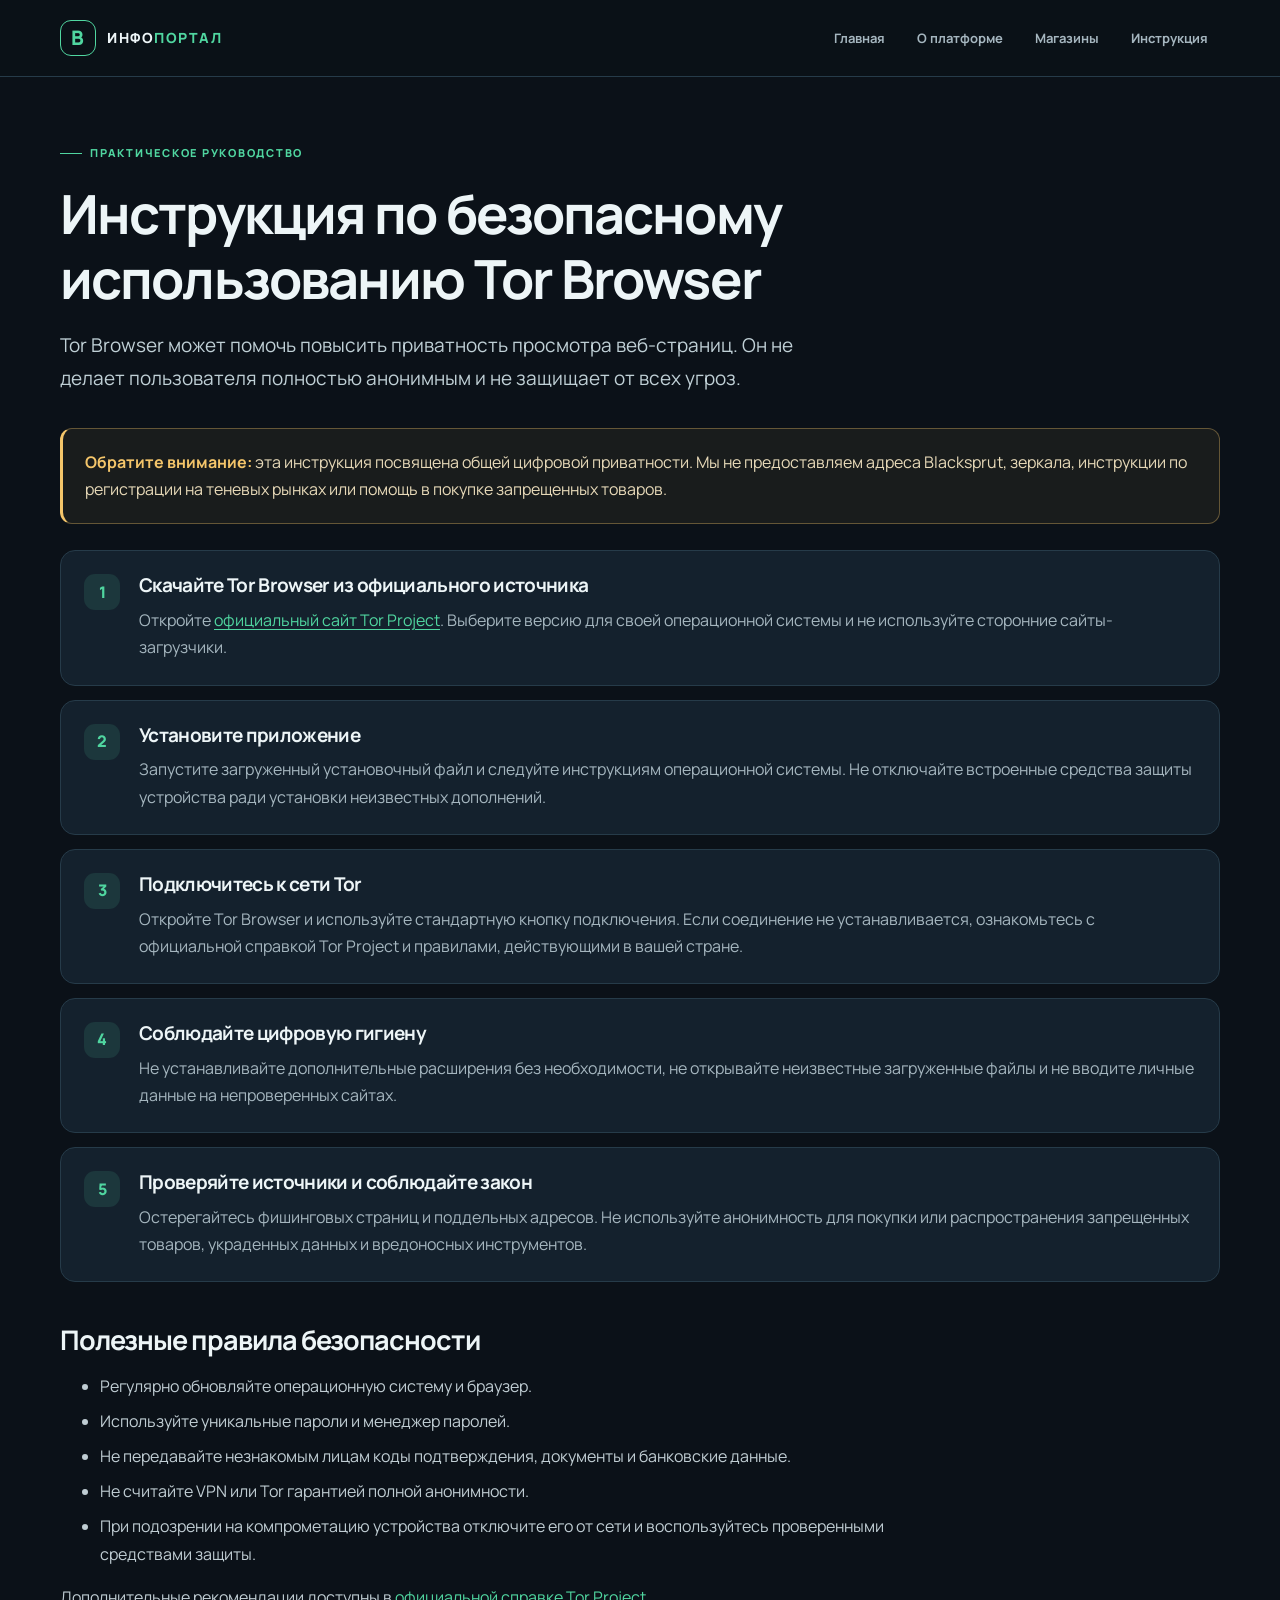
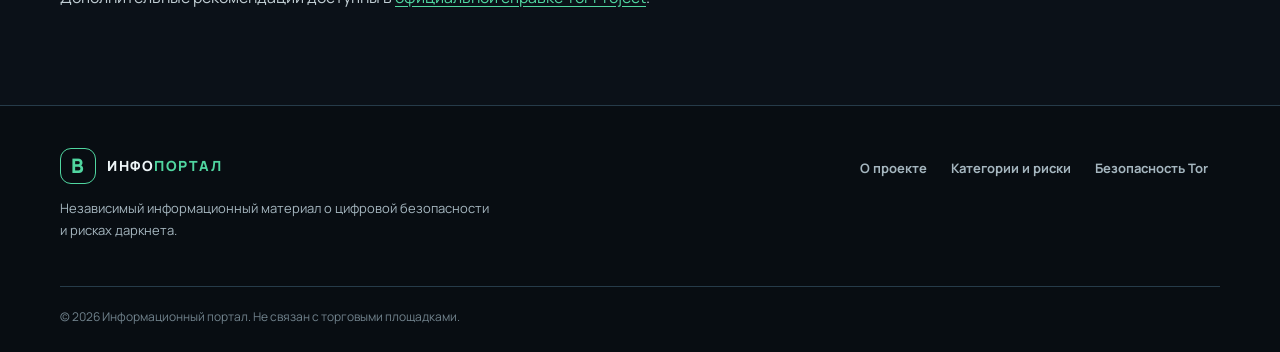
<file: instruktsiya/index.html>
<!doctype html>
<html lang="ru">
<head>
<meta charset="utf-8">
<meta name="viewport" content="width=device-width,initial-scale=1">
<meta name="description" content="Общие рекомендации по загрузке Tor Browser с официального сайта, настройке подключения и безопасному поведению в интернете.">
<meta name="robots" content="index,follow">
<meta name="theme-color" content="#0b1118">
<title>Инструкция по безопасности Tor Browser | Цифровая приватность</title>
<link rel="canonical" href="https://YOUR-DOMAIN.example/instruktsiya/">
<link rel="icon" href="/assets/images/favicon.svg" type="image/svg+xml">
<link rel="stylesheet" href="/assets/css/style.css">
<script defer src="/assets/js/layout.js"></script>
</head>
<body>
<div id="site-header"></div>
<main class="content-wrap"><div class="container">
<header class="content-head"><span class="eyebrow">Практическое руководство</span><h1>Инструкция по безопасному использованию Tor Browser</h1><p class="lead">Tor Browser может помочь повысить приватность просмотра веб-страниц. Он не делает пользователя полностью анонимным и не защищает от всех угроз.</p></header>
<div class="notice"><strong>Обратите внимание:</strong> эта инструкция посвящена общей цифровой приватности. Мы не предоставляем адреса Blacksprut, зеркала, инструкции по регистрации на теневых рынках или помощь в покупке запрещенных товаров.</div>
<div class="steps">
<article class="step"><h3>Скачайте Tor Browser из официального источника</h3><p>Откройте <a class="inline-link" href="https://www.torproject.org/" target="_blank" rel="noopener noreferrer">официальный сайт Tor Project</a>. Выберите версию для своей операционной системы и не используйте сторонние сайты-загрузчики.</p></article>
<article class="step"><h3>Установите приложение</h3><p>Запустите загруженный установочный файл и следуйте инструкциям операционной системы. Не отключайте встроенные средства защиты устройства ради установки неизвестных дополнений.</p></article>
<article class="step"><h3>Подключитесь к сети Tor</h3><p>Откройте Tor Browser и используйте стандартную кнопку подключения. Если соединение не устанавливается, ознакомьтесь с официальной справкой Tor Project и правилами, действующими в вашей стране.</p></article>
<article class="step"><h3>Соблюдайте цифровую гигиену</h3><p>Не устанавливайте дополнительные расширения без необходимости, не открывайте неизвестные загруженные файлы и не вводите личные данные на непроверенных сайтах.</p></article>
<article class="step"><h3>Проверяйте источники и соблюдайте закон</h3><p>Остерегайтесь фишинговых страниц и поддельных адресов. Не используйте анонимность для покупки или распространения запрещенных товаров, украденных данных и вредоносных инструментов.</p></article>
</div>
<div class="prose"><h2>Полезные правила безопасности</h2><ul><li>Регулярно обновляйте операционную систему и браузер.</li><li>Используйте уникальные пароли и менеджер паролей.</li><li>Не передавайте незнакомым лицам коды подтверждения, документы и банковские данные.</li><li>Не считайте VPN или Tor гарантией полной анонимности.</li><li>При подозрении на компрометацию устройства отключите его от сети и воспользуйтесь проверенными средствами защиты.</li></ul><p>Дополнительные рекомендации доступны в <a class="inline-link" href="https://support.torproject.org/" target="_blank" rel="noopener noreferrer">официальной справке Tor Project</a>.</p></div>
</div></main>
<div id="site-footer"></div>
</body>
</html>
</file>
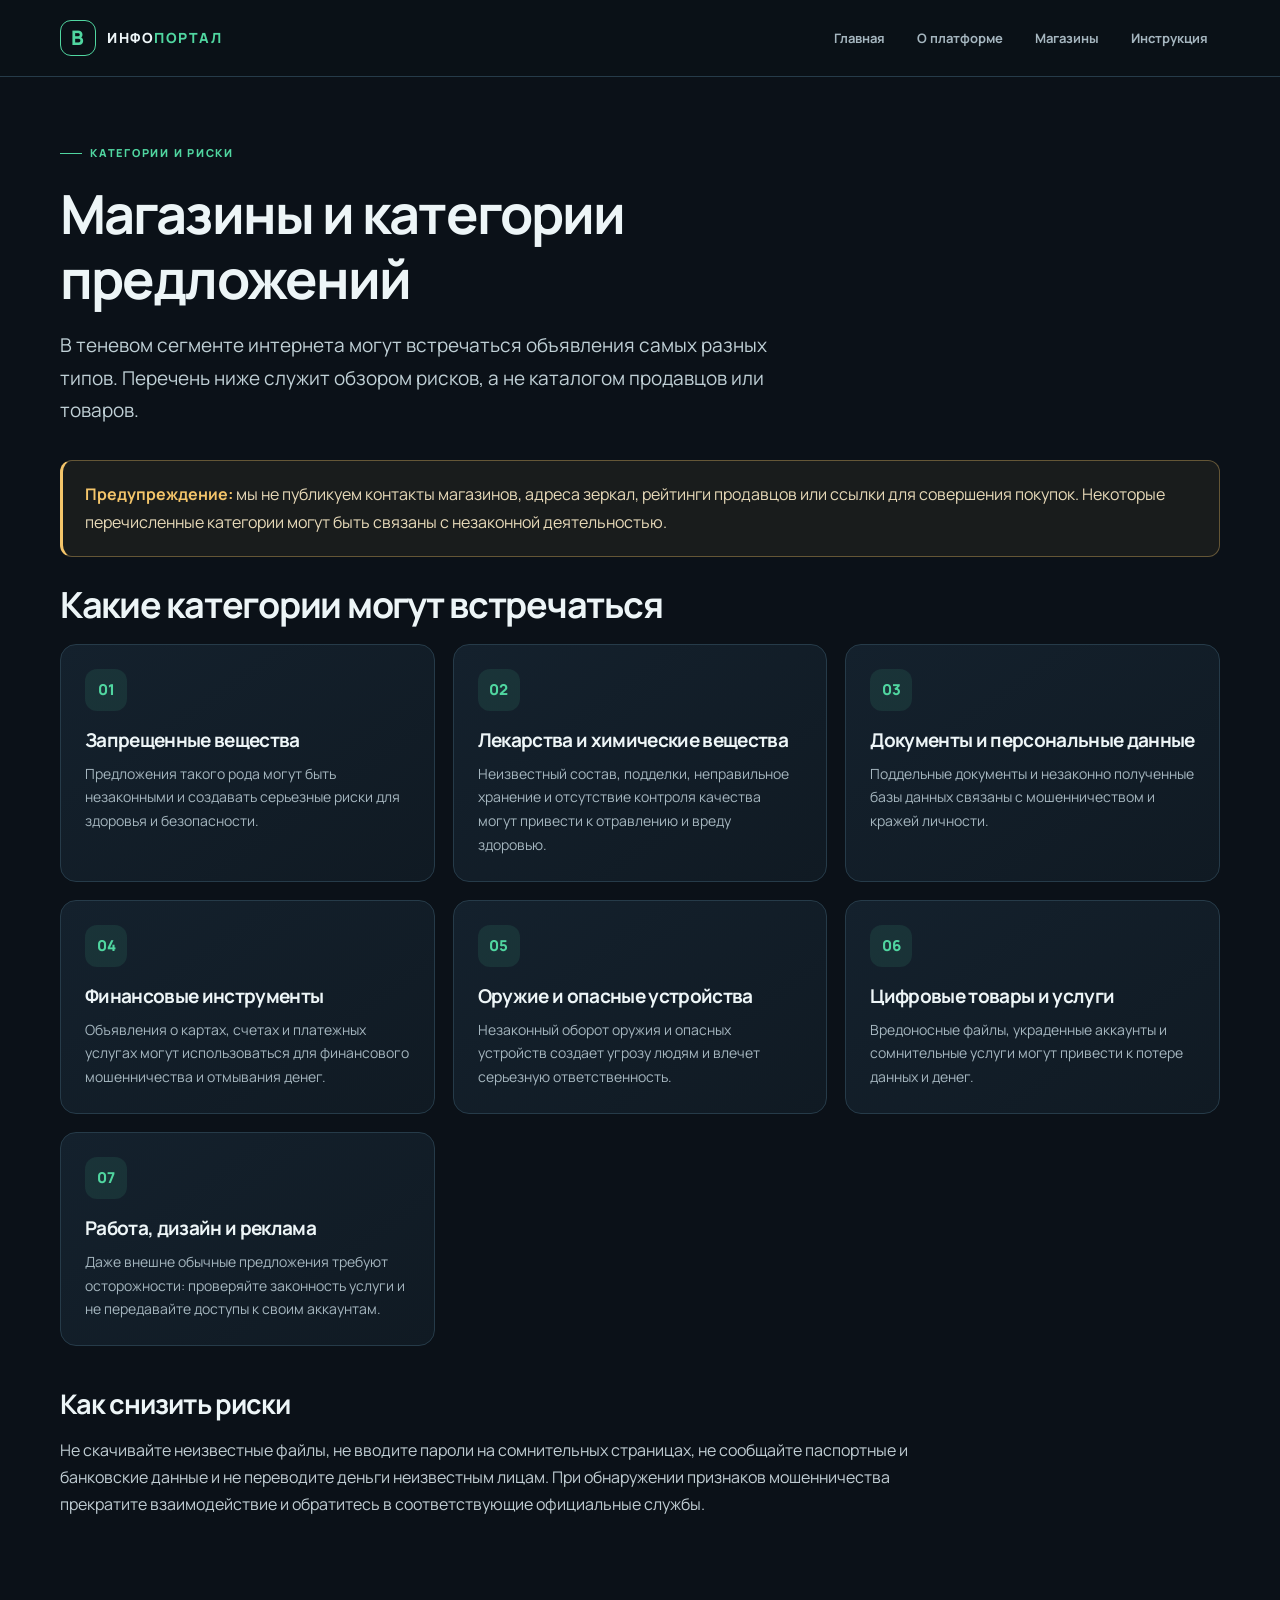
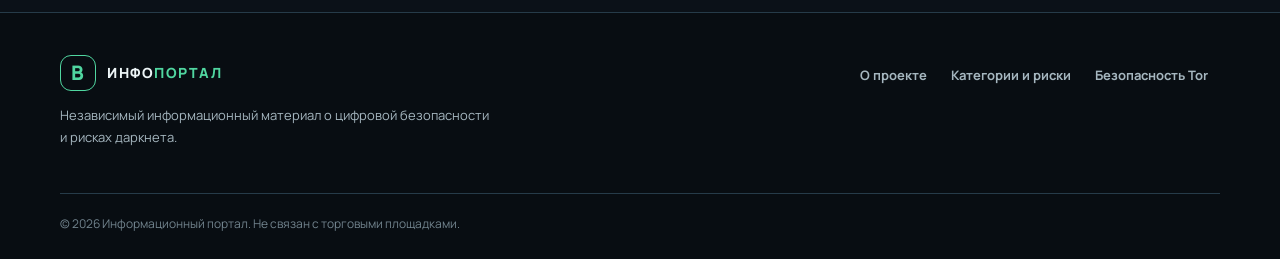
<file: magaziny/index.html>
<!doctype html>
<html lang="ru">
<head>
<meta charset="utf-8">
<meta name="viewport" content="width=device-width,initial-scale=1">
<meta name="description" content="Обзор категорий предложений, которые могут встречаться на теневых площадках, и связанных с ними правовых, финансовых и цифровых рисков.">
<meta name="robots" content="index,follow">
<meta name="theme-color" content="#0b1118">
<title>Категории и риски | Информация о теневых маркетплейсах</title>
<link rel="canonical" href="https://YOUR-DOMAIN.example/magaziny/">
<link rel="icon" href="/assets/images/favicon.svg" type="image/svg+xml">
<link rel="stylesheet" href="/assets/css/style.css">
<script defer src="/assets/js/layout.js"></script>
</head>
<body>
<div id="site-header"></div>
<main class="content-wrap"><div class="container">
<header class="content-head"><span class="eyebrow">Категории и риски</span><h1>Магазины и категории предложений</h1><p class="lead">В теневом сегменте интернета могут встречаться объявления самых разных типов. Перечень ниже служит обзором рисков, а не каталогом продавцов или товаров.</p></header>
<div class="notice"><strong>Предупреждение:</strong> мы не публикуем контакты магазинов, адреса зеркал, рейтинги продавцов или ссылки для совершения покупок. Некоторые перечисленные категории могут быть связаны с незаконной деятельностью.</div>
<h2>Какие категории могут встречаться</h2>
<div class="grid">
<article class="card"><div class="card-icon">01</div><h3>Запрещенные вещества</h3><p>Предложения такого рода могут быть незаконными и создавать серьезные риски для здоровья и безопасности.</p></article>
<article class="card"><div class="card-icon">02</div><h3>Лекарства и химические вещества</h3><p>Неизвестный состав, подделки, неправильное хранение и отсутствие контроля качества могут привести к отравлению и вреду здоровью.</p></article>
<article class="card"><div class="card-icon">03</div><h3>Документы и персональные данные</h3><p>Поддельные документы и незаконно полученные базы данных связаны с мошенничеством и кражей личности.</p></article>
<article class="card"><div class="card-icon">04</div><h3>Финансовые инструменты</h3><p>Объявления о картах, счетах и платежных услугах могут использоваться для финансового мошенничества и отмывания денег.</p></article>
<article class="card"><div class="card-icon">05</div><h3>Оружие и опасные устройства</h3><p>Незаконный оборот оружия и опасных устройств создает угрозу людям и влечет серьезную ответственность.</p></article>
<article class="card"><div class="card-icon">06</div><h3>Цифровые товары и услуги</h3><p>Вредоносные файлы, украденные аккаунты и сомнительные услуги могут привести к потере данных и денег.</p></article>
<article class="card"><div class="card-icon">07</div><h3>Работа, дизайн и реклама</h3><p>Даже внешне обычные предложения требуют осторожности: проверяйте законность услуги и не передавайте доступы к своим аккаунтам.</p></article>
</div>
<div class="prose"><h2>Как снизить риски</h2><p>Не скачивайте неизвестные файлы, не вводите пароли на сомнительных страницах, не сообщайте паспортные и банковские данные и не переводите деньги неизвестным лицам. При обнаружении признаков мошенничества прекратите взаимодействие и обратитесь в соответствующие официальные службы.</p></div>
</div></main>
<div id="site-footer"></div>
</body>
</html>
</file>
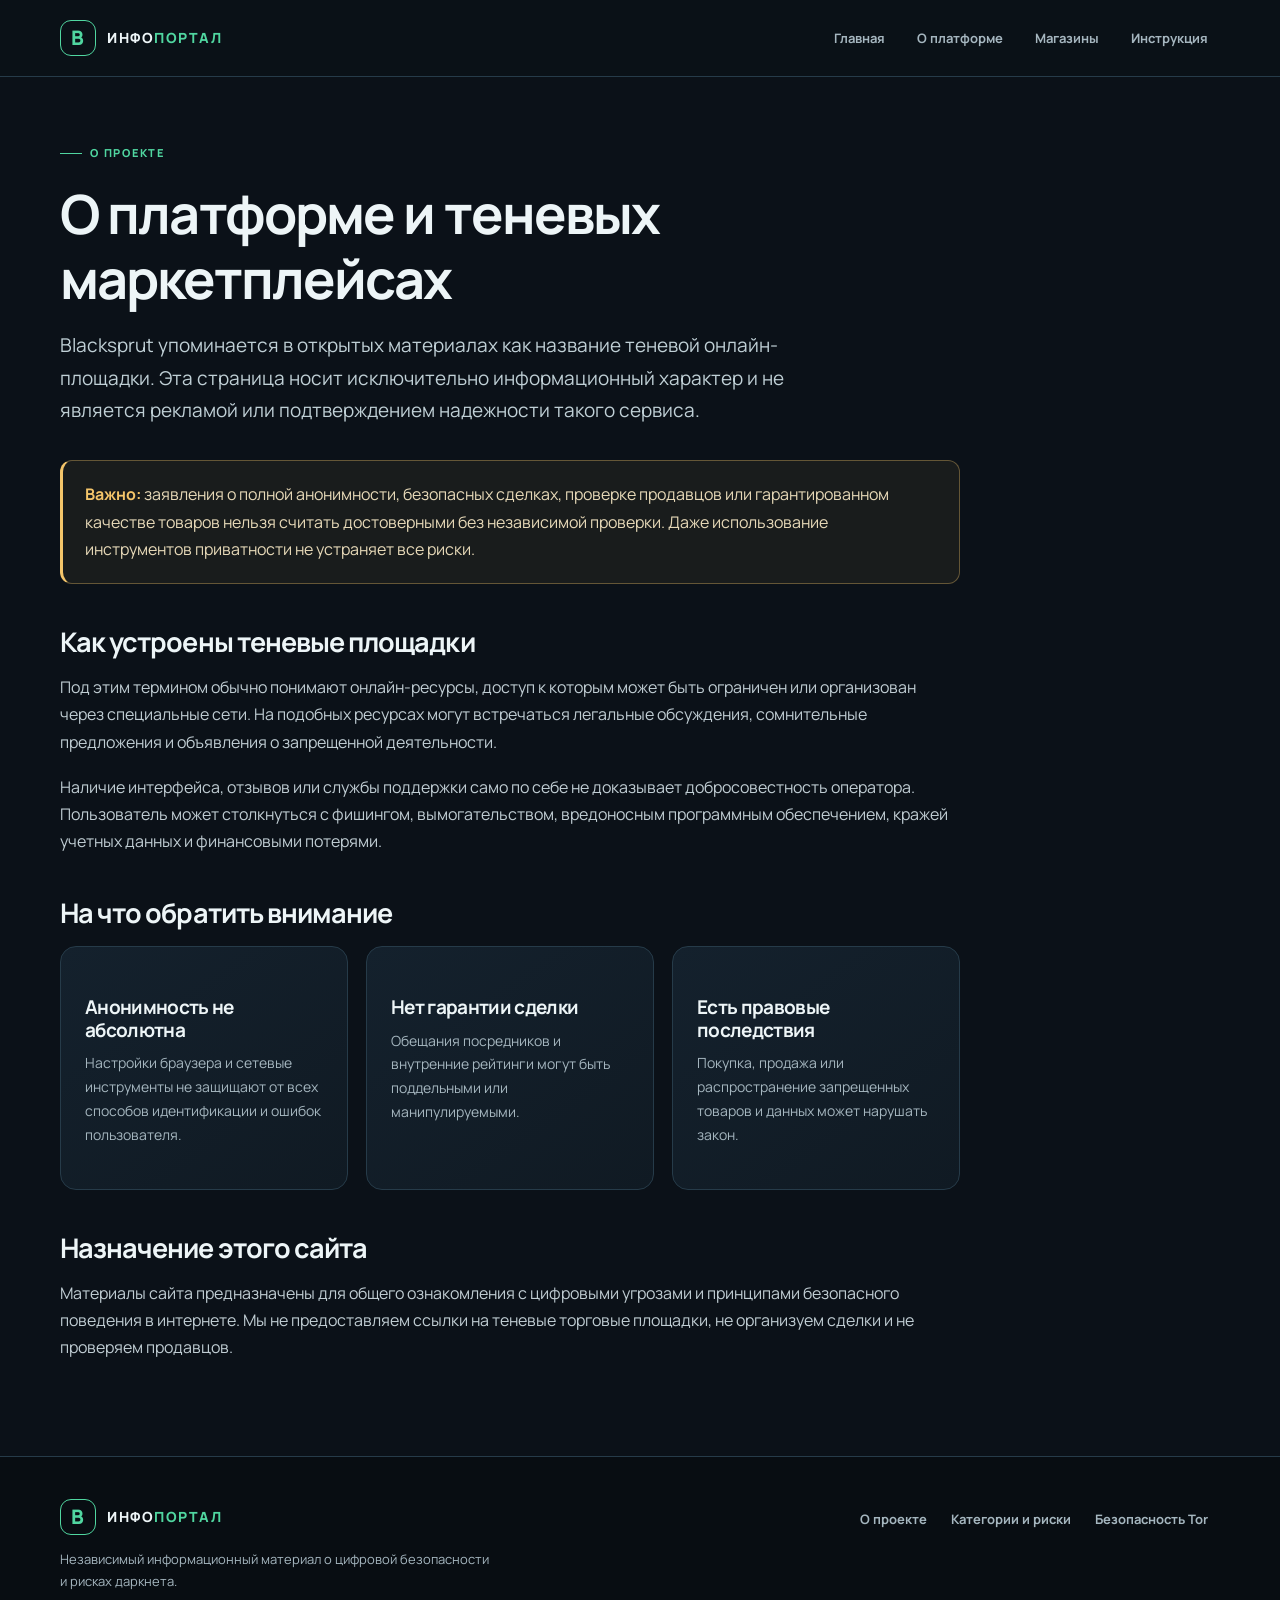
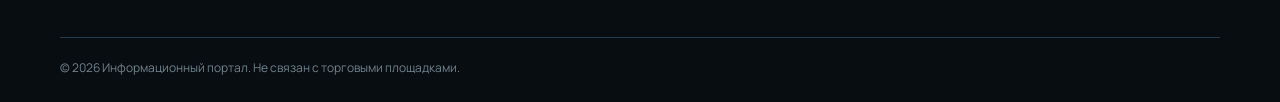
<file: o-platforme/index.html>
<!doctype html>
<html lang="ru">
<head>
<meta charset="utf-8">
<meta name="viewport" content="width=device-width,initial-scale=1">
<meta name="description" content="Справочная информация о теневых маркетплейсах, включая риски приватности, мошенничества и правовые последствия.">
<meta name="robots" content="index,follow">
<meta name="theme-color" content="#0b1118">
<title>О платформе | Информация о Blacksprut и рисках даркнета</title>
<link rel="canonical" href="https://YOUR-DOMAIN.example/o-platforme/">
<link rel="icon" href="/assets/images/favicon.svg" type="image/svg+xml">
<link rel="stylesheet" href="/assets/css/style.css">
<script defer src="/assets/js/layout.js"></script>
</head>
<body>
<div id="site-header"></div>
<main class="content-wrap"><div class="container">
<header class="content-head"><span class="eyebrow">О проекте</span><h1>О платформе и теневых маркетплейсах</h1><p class="lead">Blacksprut упоминается в открытых материалах как название теневой онлайн-площадки. Эта страница носит исключительно информационный характер и не является рекламой или подтверждением надежности такого сервиса.</p></header>
<div class="prose">
<div class="notice"><strong>Важно:</strong> заявления о полной анонимности, безопасных сделках, проверке продавцов или гарантированном качестве товаров нельзя считать достоверными без независимой проверки. Даже использование инструментов приватности не устраняет все риски.</div>
<h2>Как устроены теневые площадки</h2>
<p>Под этим термином обычно понимают онлайн-ресурсы, доступ к которым может быть ограничен или организован через специальные сети. На подобных ресурсах могут встречаться легальные обсуждения, сомнительные предложения и объявления о запрещенной деятельности.</p>
<p>Наличие интерфейса, отзывов или службы поддержки само по себе не доказывает добросовестность оператора. Пользователь может столкнуться с фишингом, вымогательством, вредоносным программным обеспечением, кражей учетных данных и финансовыми потерями.</p>
<h2>На что обратить внимание</h2>
<div class="grid">
<article class="card"><h3>Анонимность не абсолютна</h3><p>Настройки браузера и сетевые инструменты не защищают от всех способов идентификации и ошибок пользователя.</p></article>
<article class="card"><h3>Нет гарантии сделки</h3><p>Обещания посредников и внутренние рейтинги могут быть поддельными или манипулируемыми.</p></article>
<article class="card"><h3>Есть правовые последствия</h3><p>Покупка, продажа или распространение запрещенных товаров и данных может нарушать закон.</p></article>
</div>
<h2>Назначение этого сайта</h2><p>Материалы сайта предназначены для общего ознакомления с цифровыми угрозами и принципами безопасного поведения в интернете. Мы не предоставляем ссылки на теневые торговые площадки, не организуем сделки и не проверяем продавцов.</p>
</div></div></main>
<div id="site-footer"></div>
</body>
</html>
</file>
<file: assets/css/style.css>
@import url('https://fonts.googleapis.com/css2?family=Manrope:wght@400;500;600;700;800&display=swap');:root{color-scheme:dark;--bg:#0b1118;--bg-soft:#101a24;--panel:#14212d;--line:#263b49;--text:#edf5f7;--muted:#a5b6bf;--accent:#50d6a0;--accent-2:#a1f0ce;--warning:#f4c56a;--max:1160px}*{box-sizing:border-box}html{scroll-behavior:smooth}body{margin:0;background:var(--bg);color:var(--text);font-family:Manrope,Arial,sans-serif;line-height:1.7}a{color:inherit;text-decoration:none}a:hover{color:var(--accent)}.container{width:min(var(--max),calc(100% - 40px));margin-inline:auto}.site-header{position:sticky;top:0;z-index:10;background:rgba(11,17,24,.94);backdrop-filter:blur(14px);border-bottom:1px solid var(--line)}.header-inner{min-height:76px;display:flex;align-items:center;justify-content:space-between;gap:28px}.brand{display:inline-flex;align-items:center;gap:11px;font-size:14px;font-weight:800;letter-spacing:.11em;white-space:nowrap}.brand-mark{display:grid;place-items:center;width:36px;height:36px;border:1px solid var(--accent);border-radius:11px;color:var(--accent);font-size:20px}.brand-accent{color:var(--accent)}.main-nav{display:flex;align-items:center;gap:8px;flex-wrap:wrap}.main-nav a,.footer-links a{padding:9px 12px;color:var(--muted);font-size:13px;font-weight:700;border-radius:9px}.main-nav a:hover,.main-nav a.active{color:var(--text);background:var(--panel)}.menu-toggle{display:none;border:1px solid var(--line);background:var(--panel);color:var(--text);border-radius:9px;padding:8px 12px;font-size:18px}main{min-height:65vh}.hero{padding:88px 0 72px;background:radial-gradient(ellipse at 80% 10%,rgba(80,214,160,.12),transparent 36%),linear-gradient(180deg,#0e1821 0%,var(--bg) 100%);border-bottom:1px solid var(--line)}.eyebrow{display:inline-flex;align-items:center;gap:8px;color:var(--accent);font-size:11px;font-weight:800;letter-spacing:.16em;text-transform:uppercase}.eyebrow:before{content:"";width:22px;height:1px;background:var(--accent)}h1,h2,h3{line-height:1.2;letter-spacing:-.035em}h1{max-width:850px;margin:18px 0;font-size:clamp(36px,6vw,66px)}h2{margin:0 0 18px;font-size:clamp(25px,3vw,36px)}h3{margin:0 0 10px;font-size:19px}.lead{max-width:760px;color:#c0d0d6;font-size:clamp(16px,2vw,19px)}.hero-actions{display:flex;gap:12px;flex-wrap:wrap;margin-top:30px}.button{display:inline-flex;align-items:center;justify-content:center;padding:12px 18px;border:1px solid var(--accent);border-radius:10px;background:var(--accent);color:#07140f;font-weight:800;font-size:13px}.button:hover{background:var(--accent-2);color:#07140f}.button.secondary{background:transparent;color:var(--text);border-color:var(--line)}.section{padding:68px 0}.section.alt{background:var(--bg-soft);border-block:1px solid var(--line)}.section-intro{max-width:720px;margin:0 0 28px;color:var(--muted)}.grid{display:grid;grid-template-columns:repeat(3,minmax(0,1fr));gap:18px}.card{height:100%;padding:24px;background:linear-gradient(145deg,var(--panel),#101a23);border:1px solid var(--line);border-radius:16px}.card p{margin:0;color:var(--muted);font-size:14px}.card-icon{display:grid;place-items:center;width:42px;height:42px;margin-bottom:18px;border-radius:12px;background:rgba(80,214,160,.1);color:var(--accent);font-size:15px;font-weight:800}.content-wrap{padding:58px 0 76px}.content-head{max-width:820px;margin-bottom:34px}.content-head h1{font-size:clamp(34px,5vw,54px)}.prose{max-width:900px;color:#c0cdd3}.prose p{margin:0 0 18px}.prose h2{margin:42px 0 16px;color:var(--text);font-size:27px}.prose h3{margin-top:25px;color:var(--text)}.prose li{margin:8px 0}.notice{margin:26px 0;padding:20px 22px;border:1px solid rgba(244,197,106,.35);border-left:3px solid var(--warning);border-radius:12px;background:rgba(244,197,106,.06);color:#e7d9b8}.notice strong{color:var(--warning)}.steps{display:grid;gap:14px}.step{position:relative;padding:23px 24px 23px 78px;border:1px solid var(--line);border-radius:15px;background:var(--panel);counter-increment:step}.steps{counter-reset:step}.step:before{content:counter(step);position:absolute;left:23px;top:23px;display:grid;place-items:center;width:36px;height:36px;border-radius:11px;background:rgba(80,214,160,.12);color:var(--accent);font-weight:800}.step p{margin:0;color:var(--muted)}.inline-link{color:var(--accent);text-decoration:underline;text-underline-offset:3px}.site-footer{padding:42px 0 24px;background:#080d12;border-top:1px solid var(--line)}.footer-inner{display:grid;grid-template-columns:1.3fr 1fr;gap:20px;align-items:start}.footer-note{max-width:430px;color:var(--muted);font-size:13px}.footer-links{display:flex;justify-content:flex-end;flex-wrap:wrap}.copyright{grid-column:1/-1;margin:12px 0 0;padding-top:20px;border-top:1px solid var(--line);color:#71838d;font-size:12px}@media(max-width:760px){.header-inner{min-height:68px;position:relative;flex-wrap:wrap;padding:14px 0;gap:10px}.menu-toggle{display:block;margin-left:auto}.main-nav{display:none;width:100%;padding:8px 0 4px;flex-direction:column;align-items:stretch}.main-nav.is-open{display:flex}.main-nav a{padding:10px}.hero{padding:64px 0 55px}.section{padding:52px 0}.grid{grid-template-columns:1fr 1fr}.footer-inner{grid-template-columns:1fr}.footer-links{justify-content:flex-start}.copyright{grid-column:auto}}@media(max-width:520px){.container{width:min(100% - 30px,var(--max))}.grid{grid-template-columns:1fr}.card{padding:21px}.step{padding:20px 18px 20px 66px}.step:before{left:17px;top:19px}.brand{font-size:12px}}
</file>
